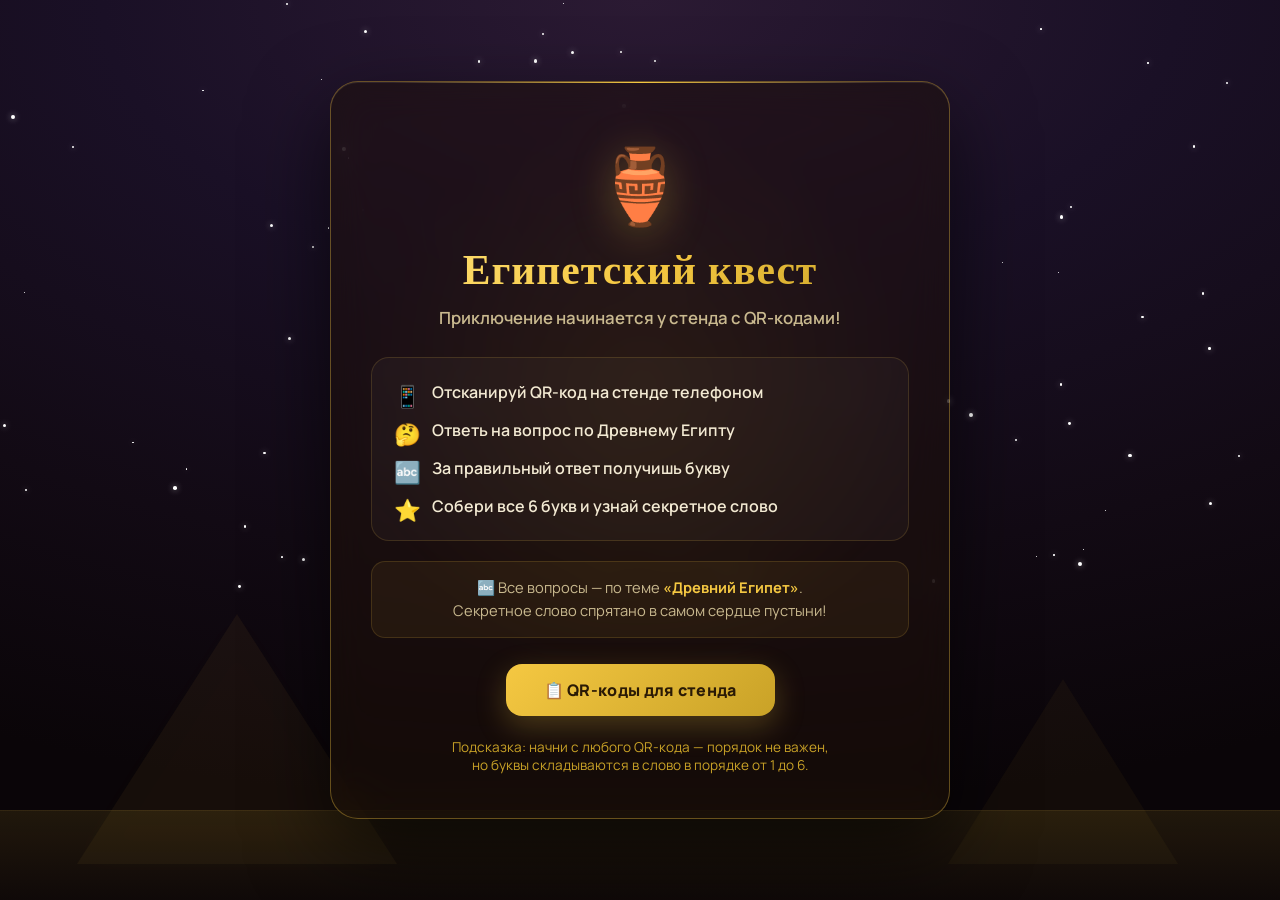
<file: index.html>
<!DOCTYPE html>
<html lang="ru">
<head>
<meta charset="UTF-8">
<meta name="viewport" content="width=device-width, initial-scale=1.0">
<title>Египетский квест 🏺</title>
<link rel="stylesheet" href="style.css">
</head>
<body data-page="index">

<div class="bg-layer">
    <div class="star-field"></div>
    <div class="pyramid-bg"></div>
    <div class="sand-ground"></div>
</div>

<div class="welcome-card">
    <div class="welcome-icon">🏺</div>
    <h1 class="welcome-title">Египетский квест</h1>
    <p class="welcome-subtitle">Приключение начинается у стенда с QR-кодами!</p>

    <ul class="steps-list">
        <li>Отсканируй QR-код на стенде телефоном</li>
        <li>Ответь на вопрос по Древнему Египту</li>
        <li>За правильный ответ получишь букву</li>
        <li>Собери все 6 букв и узнай секретное слово</li>
    </ul>

    <div class="welcome-note">
        🔤 Все вопросы — по теме <strong>«Древний Египет»</strong>.<br>
        Секретное слово спрятано в самом сердце пустыни!
    </div>

    <div style="margin-top:26px;">
        <a class="btn btn-gold" href="qr.html">📋 QR-коды для стенда</a>
    </div>

    <p style="margin-top:22px;font-size:0.85em;color:var(--gold-dark);">
        Подсказка: начни с любого QR-кода — порядок не важен,<br>
        но буквы складываются в слово в порядке от 1 до 6.
    </p>
</div>

<script src="quest.js"></script>
</body>
</html>
</file>
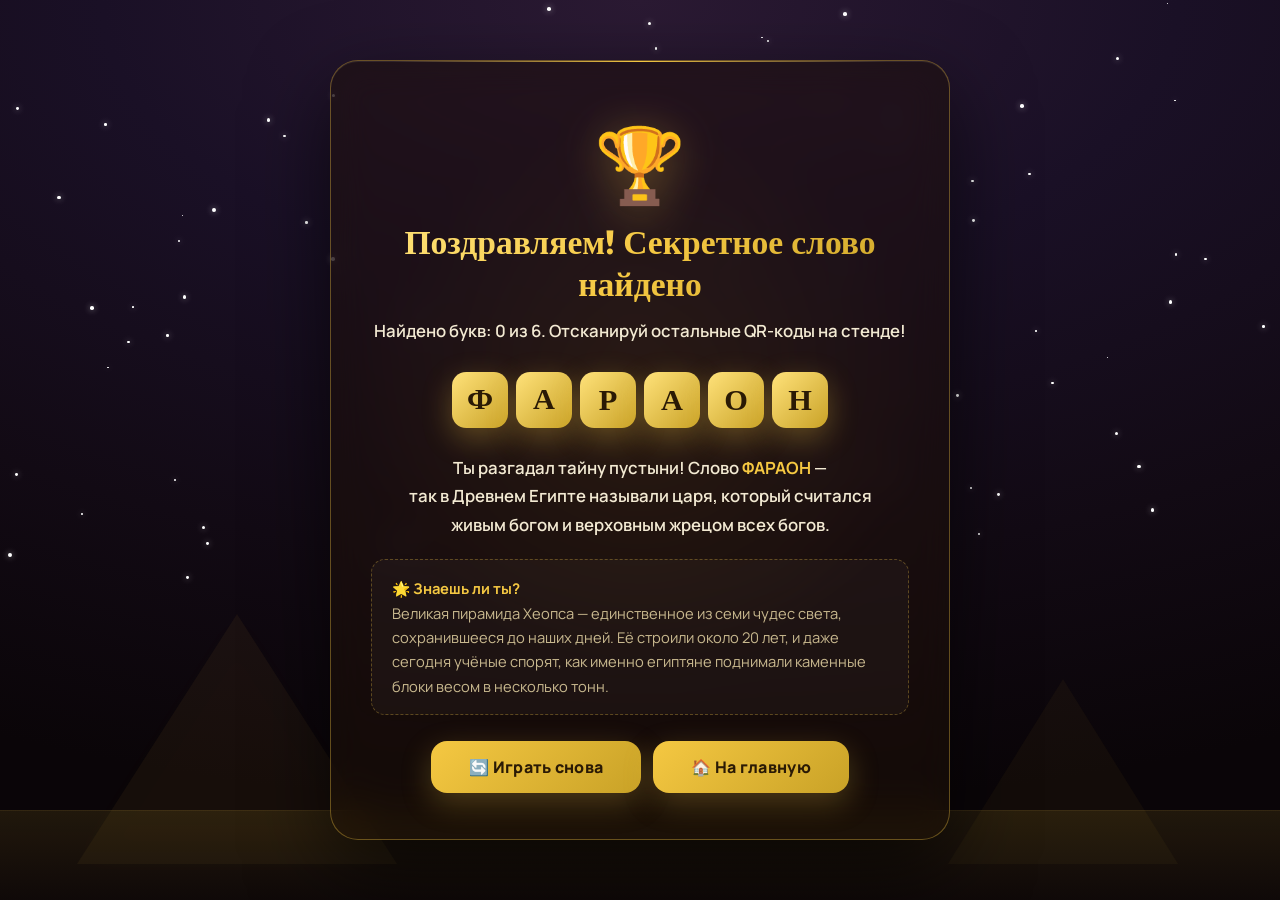
<file: final.html>
<!DOCTYPE html>
<html lang="ru">
<head>
<meta charset="UTF-8">
<meta name="viewport" content="width=device-width, initial-scale=1.0">
<title>Секретное слово найдено! 🏆</title>
<link rel="stylesheet" href="style.css">
</head>
<body data-page="final">

<div class="bg-layer">
    <div class="star-field"></div>
    <div class="pyramid-bg"></div>
    <div class="sand-ground"></div>
</div>

<div class="final-card">
    <div class="trophy">🏆</div>
    <h1 class="final-title">Поздравляем! Секретное слово найдено</h1>
    <p class="final-desc" id="solved-counter">Найдено букв: 6 из 6</p>

    <div class="final-word" id="final-word"></div>

    <div class="final-desc">
        Ты разгадал тайну пустыни! Слово <strong>ФАРАОН</strong> —<br>
        так в Древнем Египте называли царя, который считался<br>
        живым богом и верховным жрецом всех богов.
    </div>

    <div class="final-fact">
        <strong>🌟 Знаешь ли ты?</strong><br>
        Великая пирамида Хеопса — единственное из семи чудес света,
        сохранившееся до наших дней. Её строили около 20 лет, и даже
        сегодня учёные спорят, как именно египтяне поднимали
        каменные блоки весом в несколько тонн.
    </div>

    <div style="display:flex;gap:12px;justify-content:center;flex-wrap:wrap;">
        <button class="btn btn-gold" type="button" id="btn-restart">🔄 Играть снова</button>
        <a class="btn btn-gold" href="index.html">🏠 На главную</a>
    </div>
</div>

<script src="quest.js"></script>
</body>
</html>
</file>
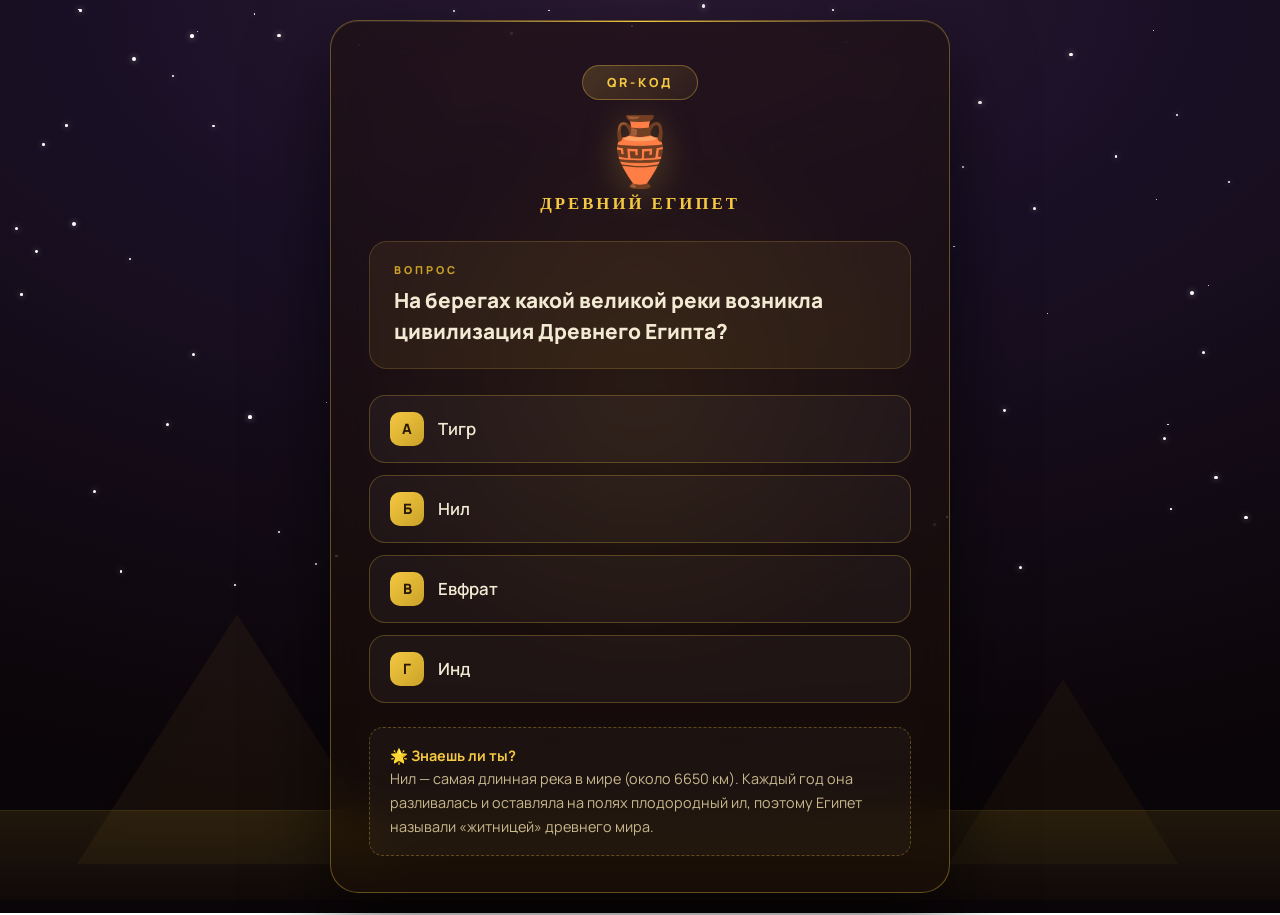
<file: q1.html>
<!DOCTYPE html>
<html lang="ru">
<head>
<meta charset="UTF-8">
<meta name="viewport" content="width=device-width, initial-scale=1.0">
<title>Египетский квест — вопрос</title>
<link rel="stylesheet" href="style.css">
</head>
<body data-page="question" data-step="1">

<div class="bg-layer">
    <div class="star-field"></div>
    <div class="pyramid-bg"></div>
    <div class="sand-ground"></div>
</div>

<div class="card">
    <div class="card-header">
        <div class="qr-badge" id="qr-badge">QR-код</div>
        <div class="card-icon" id="card-icon">🏺</div>
        <div class="card-title" id="card-title">Древний Египет</div>
    </div>

    <div class="question-box">
        <div class="question-label">Вопрос</div>
        <div class="question-text" id="question-text">Загружаем вопрос…</div>
    </div>

    <div class="answers" id="answers"></div>

    <div class="fact-box">
        <strong>🌟 Знаешь ли ты?</strong><br>
        <span id="fact-text"></span>
    </div>
</div>

<!-- Оверлей: правильный ответ -->
<div class="result-overlay" id="overlay-correct">
    <div class="result-card">
        <div class="result-icon-big">🌟</div>
        <div class="result-title">Верно!</div>
        <div class="result-desc">Ты нашёл букву секретного слова!</div>
        <div class="letter-reward" id="reward-letter">?</div>
        <div class="word-progress"></div>
        <div class="result-desc" style="font-size:0.9em;margin-bottom:16px;">
            Отлично! Ищи следующий QR-код на стенде 🏺
        </div>
        <button class="btn btn-gold" type="button" data-close-overlay>Продолжить</button>
    </div>
</div>

<!-- Оверлей: неверный ответ -->
<div class="result-overlay" id="overlay-wrong">
    <div class="result-card">
        <div class="result-icon-big">🤔</div>
        <div class="result-title wrong">Подумай ещё!</div>
        <div class="result-desc" id="hint-text"></div>
        <button class="btn btn-gold" type="button" data-close-overlay>Попробовать снова</button>
    </div>
</div>

<script src="quest.js"></script>
</body>
</html>
</file>
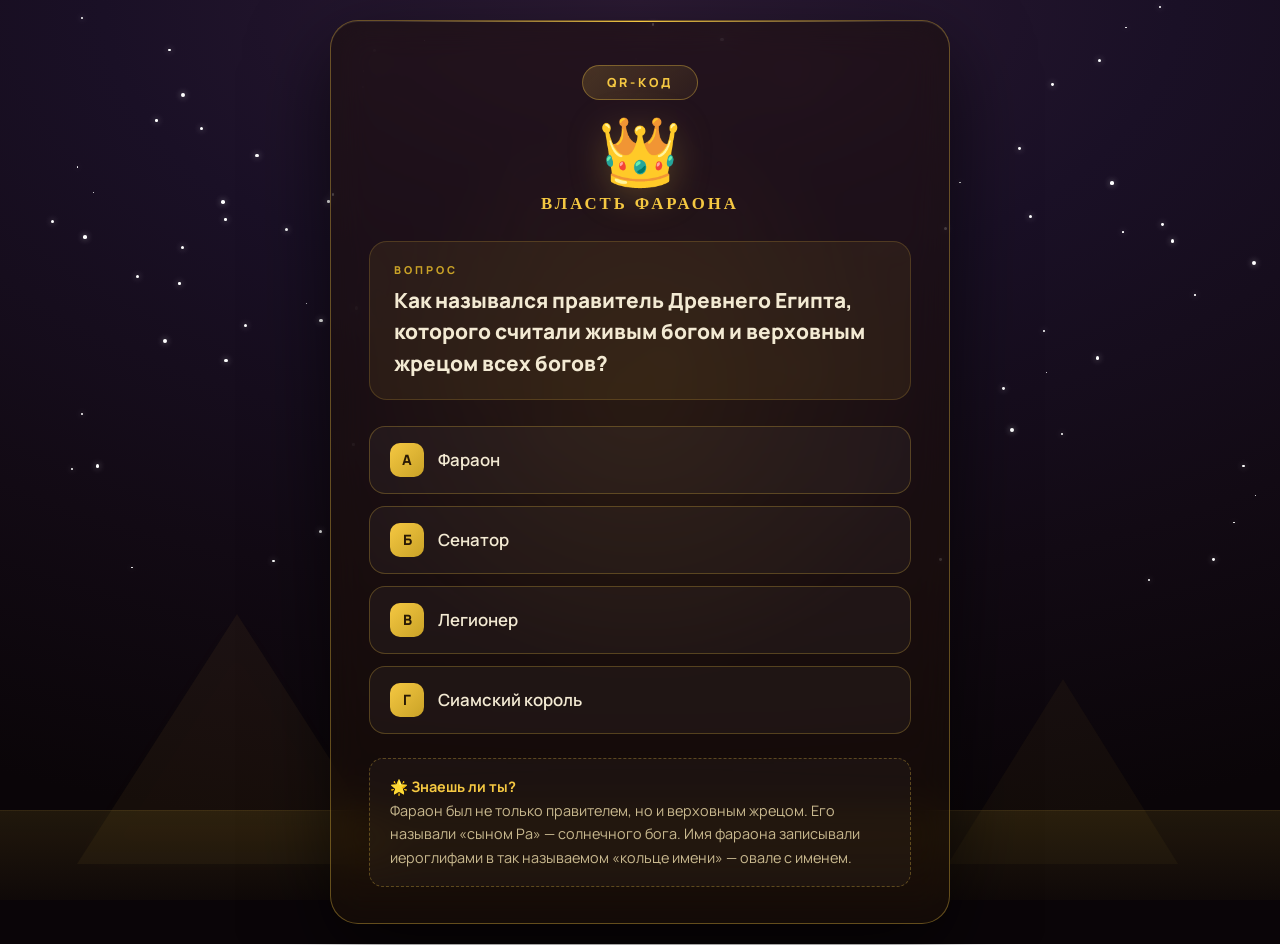
<file: q2.html>
<!DOCTYPE html>
<html lang="ru">
<head>
<meta charset="UTF-8">
<meta name="viewport" content="width=device-width, initial-scale=1.0">
<title>Египетский квест — вопрос</title>
<link rel="stylesheet" href="style.css">
</head>
<body data-page="question" data-step="2">

<div class="bg-layer">
    <div class="star-field"></div>
    <div class="pyramid-bg"></div>
    <div class="sand-ground"></div>
</div>

<div class="card">
    <div class="card-header">
        <div class="qr-badge" id="qr-badge">QR-код</div>
        <div class="card-icon" id="card-icon">🏺</div>
        <div class="card-title" id="card-title">Древний Египет</div>
    </div>

    <div class="question-box">
        <div class="question-label">Вопрос</div>
        <div class="question-text" id="question-text">Загружаем вопрос…</div>
    </div>

    <div class="answers" id="answers"></div>

    <div class="fact-box">
        <strong>🌟 Знаешь ли ты?</strong><br>
        <span id="fact-text"></span>
    </div>
</div>

<!-- Оверлей: правильный ответ -->
<div class="result-overlay" id="overlay-correct">
    <div class="result-card">
        <div class="result-icon-big">🌟</div>
        <div class="result-title">Верно!</div>
        <div class="result-desc">Ты нашёл букву секретного слова!</div>
        <div class="letter-reward" id="reward-letter">?</div>
        <div class="word-progress"></div>
        <div class="result-desc" style="font-size:0.9em;margin-bottom:16px;">
            Отлично! Ищи следующий QR-код на стенде 🏺
        </div>
        <button class="btn btn-gold" type="button" data-close-overlay>Продолжить</button>
    </div>
</div>

<!-- Оверлей: неверный ответ -->
<div class="result-overlay" id="overlay-wrong">
    <div class="result-card">
        <div class="result-icon-big">🤔</div>
        <div class="result-title wrong">Подумай ещё!</div>
        <div class="result-desc" id="hint-text"></div>
        <button class="btn btn-gold" type="button" data-close-overlay>Попробовать снова</button>
    </div>
</div>

<script src="quest.js"></script>
</body>
</html>
</file>
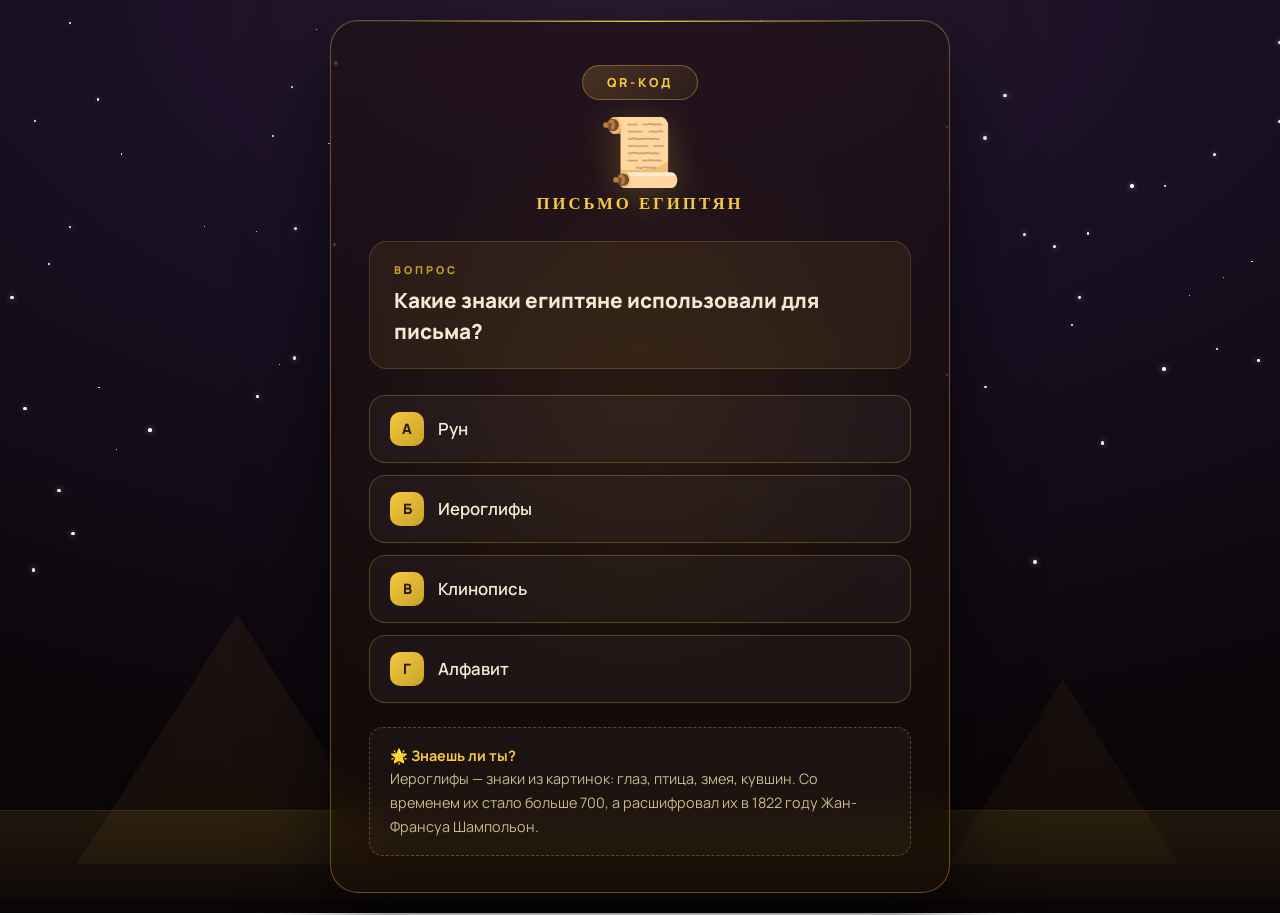
<file: q3.html>
<!DOCTYPE html>
<html lang="ru">
<head>
<meta charset="UTF-8">
<meta name="viewport" content="width=device-width, initial-scale=1.0">
<title>Египетский квест — вопрос</title>
<link rel="stylesheet" href="style.css">
</head>
<body data-page="question" data-step="3">

<div class="bg-layer">
    <div class="star-field"></div>
    <div class="pyramid-bg"></div>
    <div class="sand-ground"></div>
</div>

<div class="card">
    <div class="card-header">
        <div class="qr-badge" id="qr-badge">QR-код</div>
        <div class="card-icon" id="card-icon">🏺</div>
        <div class="card-title" id="card-title">Древний Египет</div>
    </div>

    <div class="question-box">
        <div class="question-label">Вопрос</div>
        <div class="question-text" id="question-text">Загружаем вопрос…</div>
    </div>

    <div class="answers" id="answers"></div>

    <div class="fact-box">
        <strong>🌟 Знаешь ли ты?</strong><br>
        <span id="fact-text"></span>
    </div>
</div>

<!-- Оверлей: правильный ответ -->
<div class="result-overlay" id="overlay-correct">
    <div class="result-card">
        <div class="result-icon-big">🌟</div>
        <div class="result-title">Верно!</div>
        <div class="result-desc">Ты нашёл букву секретного слова!</div>
        <div class="letter-reward" id="reward-letter">?</div>
        <div class="word-progress"></div>
        <div class="result-desc" style="font-size:0.9em;margin-bottom:16px;">
            Отлично! Ищи следующий QR-код на стенде 🏺
        </div>
        <button class="btn btn-gold" type="button" data-close-overlay>Продолжить</button>
    </div>
</div>

<!-- Оверлей: неверный ответ -->
<div class="result-overlay" id="overlay-wrong">
    <div class="result-card">
        <div class="result-icon-big">🤔</div>
        <div class="result-title wrong">Подумай ещё!</div>
        <div class="result-desc" id="hint-text"></div>
        <button class="btn btn-gold" type="button" data-close-overlay>Попробовать снова</button>
    </div>
</div>

<script src="quest.js"></script>
</body>
</html>
</file>
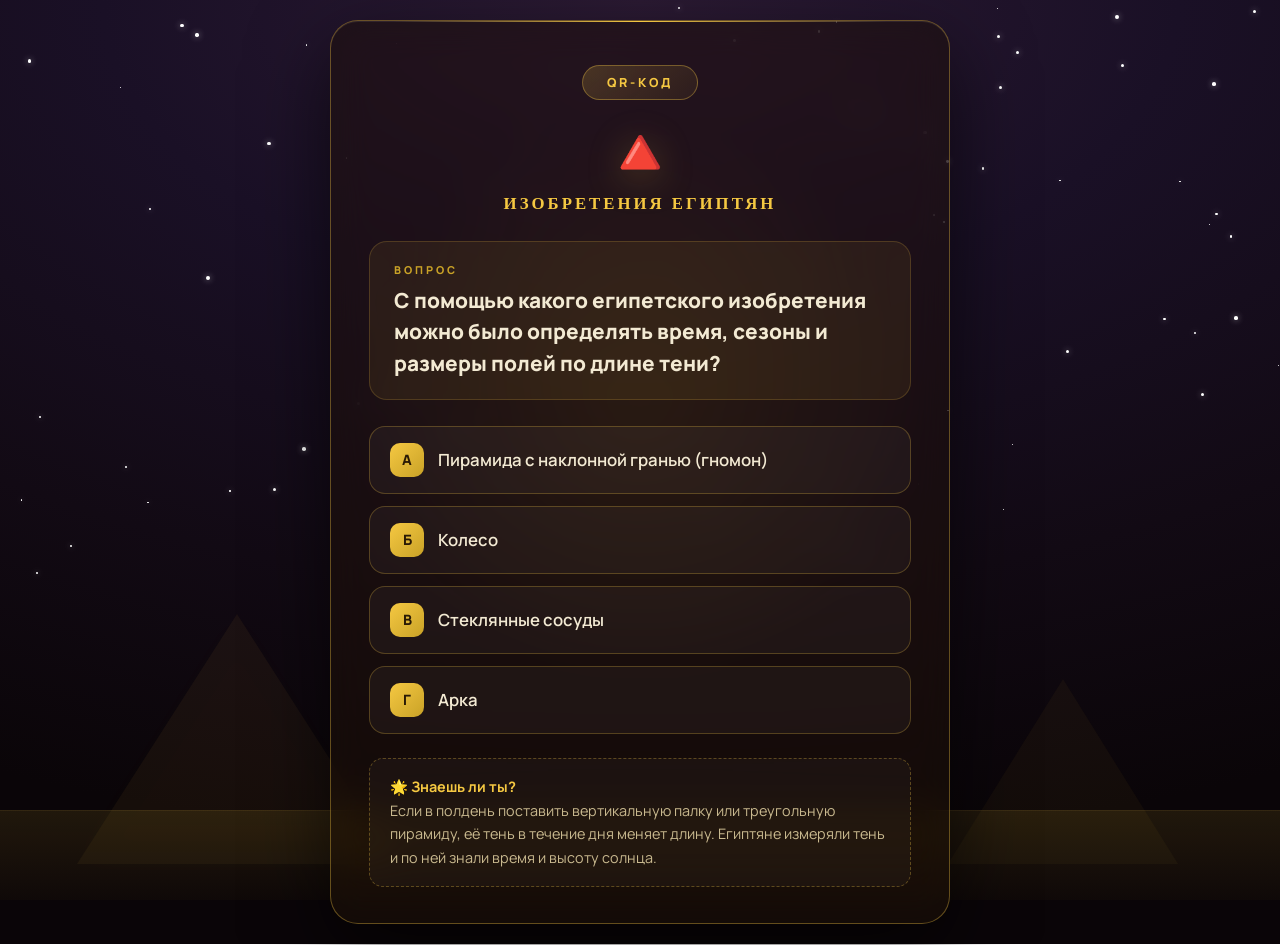
<file: q4.html>
<!DOCTYPE html>
<html lang="ru">
<head>
<meta charset="UTF-8">
<meta name="viewport" content="width=device-width, initial-scale=1.0">
<title>Египетский квест — вопрос</title>
<link rel="stylesheet" href="style.css">
</head>
<body data-page="question" data-step="4">

<div class="bg-layer">
    <div class="star-field"></div>
    <div class="pyramid-bg"></div>
    <div class="sand-ground"></div>
</div>

<div class="card">
    <div class="card-header">
        <div class="qr-badge" id="qr-badge">QR-код</div>
        <div class="card-icon" id="card-icon">🏺</div>
        <div class="card-title" id="card-title">Древний Египет</div>
    </div>

    <div class="question-box">
        <div class="question-label">Вопрос</div>
        <div class="question-text" id="question-text">Загружаем вопрос…</div>
    </div>

    <div class="answers" id="answers"></div>

    <div class="fact-box">
        <strong>🌟 Знаешь ли ты?</strong><br>
        <span id="fact-text"></span>
    </div>
</div>

<!-- Оверлей: правильный ответ -->
<div class="result-overlay" id="overlay-correct">
    <div class="result-card">
        <div class="result-icon-big">🌟</div>
        <div class="result-title">Верно!</div>
        <div class="result-desc">Ты нашёл букву секретного слова!</div>
        <div class="letter-reward" id="reward-letter">?</div>
        <div class="word-progress"></div>
        <div class="result-desc" style="font-size:0.9em;margin-bottom:16px;">
            Отлично! Ищи следующий QR-код на стенде 🏺
        </div>
        <button class="btn btn-gold" type="button" data-close-overlay>Продолжить</button>
    </div>
</div>

<!-- Оверлей: неверный ответ -->
<div class="result-overlay" id="overlay-wrong">
    <div class="result-card">
        <div class="result-icon-big">🤔</div>
        <div class="result-title wrong">Подумай ещё!</div>
        <div class="result-desc" id="hint-text"></div>
        <button class="btn btn-gold" type="button" data-close-overlay>Попробовать снова</button>
    </div>
</div>

<script src="quest.js"></script>
</body>
</html>
</file>
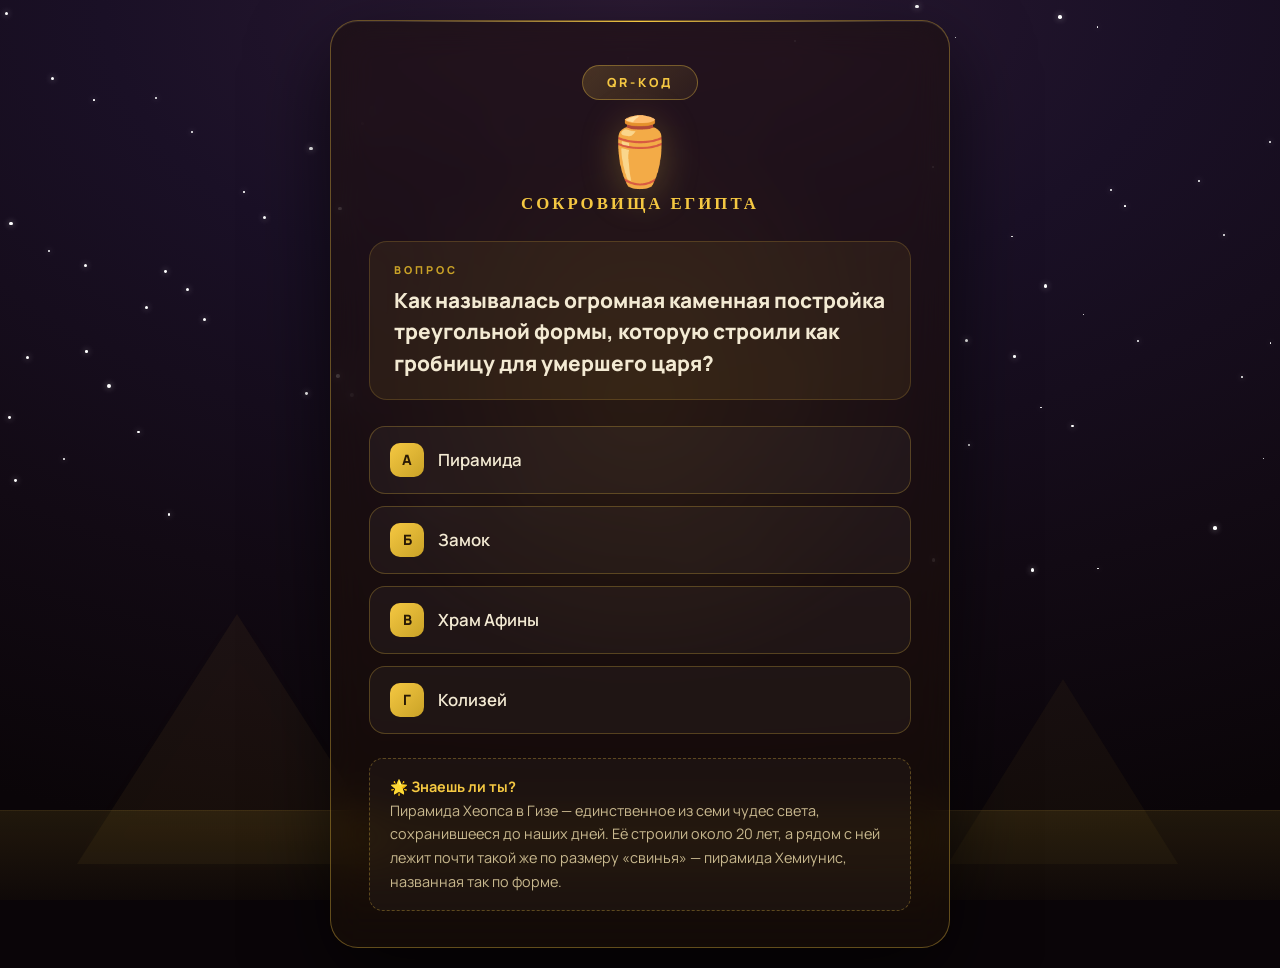
<file: q5.html>
<!DOCTYPE html>
<html lang="ru">
<head>
<meta charset="UTF-8">
<meta name="viewport" content="width=device-width, initial-scale=1.0">
<title>Египетский квест — вопрос</title>
<link rel="stylesheet" href="style.css">
</head>
<body data-page="question" data-step="5">

<div class="bg-layer">
    <div class="star-field"></div>
    <div class="pyramid-bg"></div>
    <div class="sand-ground"></div>
</div>

<div class="card">
    <div class="card-header">
        <div class="qr-badge" id="qr-badge">QR-код</div>
        <div class="card-icon" id="card-icon">🏺</div>
        <div class="card-title" id="card-title">Древний Египет</div>
    </div>

    <div class="question-box">
        <div class="question-label">Вопрос</div>
        <div class="question-text" id="question-text">Загружаем вопрос…</div>
    </div>

    <div class="answers" id="answers"></div>

    <div class="fact-box">
        <strong>🌟 Знаешь ли ты?</strong><br>
        <span id="fact-text"></span>
    </div>
</div>

<!-- Оверлей: правильный ответ -->
<div class="result-overlay" id="overlay-correct">
    <div class="result-card">
        <div class="result-icon-big">🌟</div>
        <div class="result-title">Верно!</div>
        <div class="result-desc">Ты нашёл букву секретного слова!</div>
        <div class="letter-reward" id="reward-letter">?</div>
        <div class="word-progress"></div>
        <div class="result-desc" style="font-size:0.9em;margin-bottom:16px;">
            Отлично! Ищи следующий QR-код на стенде 🏺
        </div>
        <button class="btn btn-gold" type="button" data-close-overlay>Продолжить</button>
    </div>
</div>

<!-- Оверлей: неверный ответ -->
<div class="result-overlay" id="overlay-wrong">
    <div class="result-card">
        <div class="result-icon-big">🤔</div>
        <div class="result-title wrong">Подумай ещё!</div>
        <div class="result-desc" id="hint-text"></div>
        <button class="btn btn-gold" type="button" data-close-overlay>Попробовать снова</button>
    </div>
</div>

<script src="quest.js"></script>
</body>
</html>
</file>
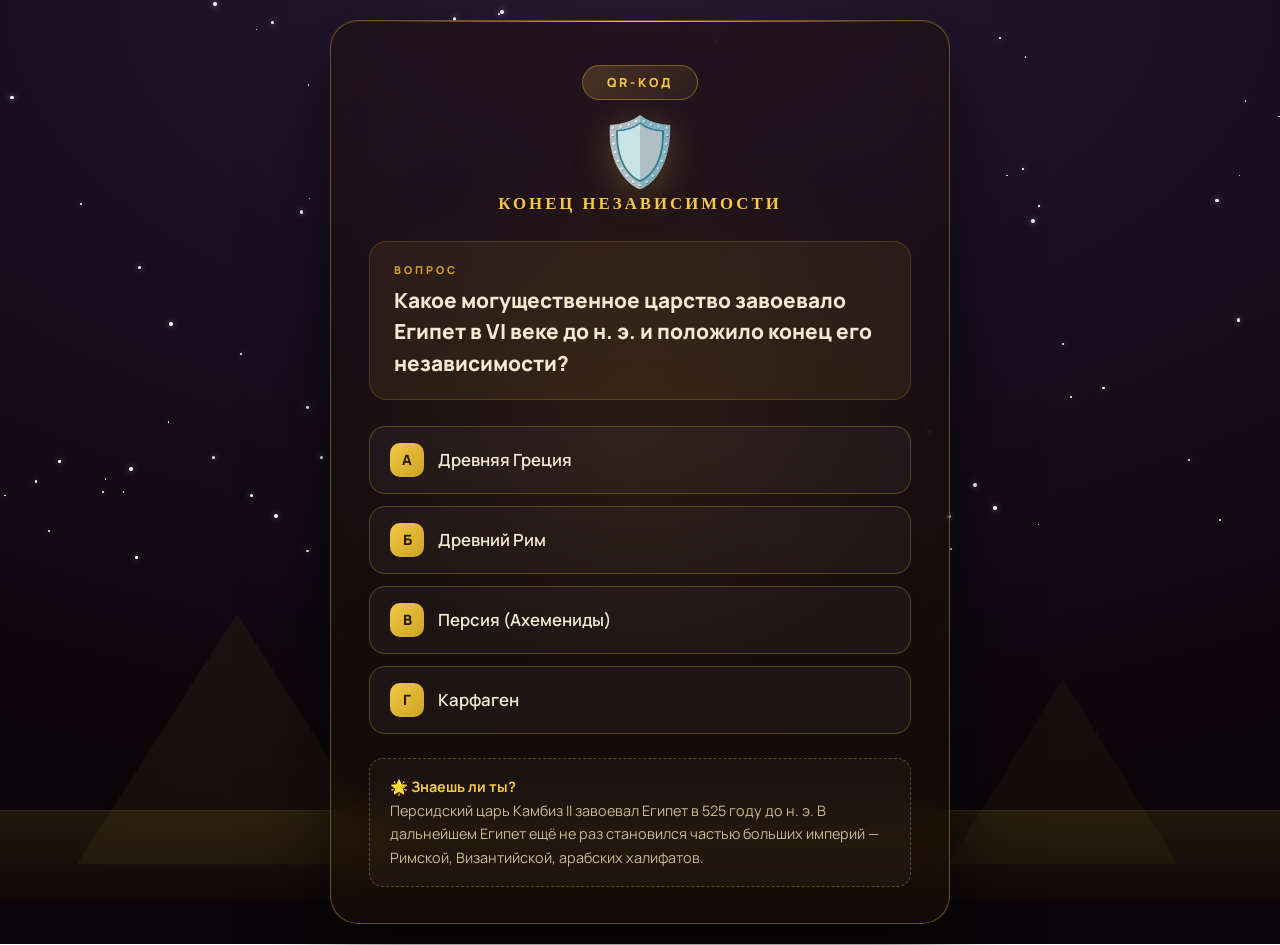
<file: q6.html>
<!DOCTYPE html>
<html lang="ru">
<head>
<meta charset="UTF-8">
<meta name="viewport" content="width=device-width, initial-scale=1.0">
<title>Египетский квест — вопрос</title>
<link rel="stylesheet" href="style.css">
</head>
<body data-page="question" data-step="6">

<div class="bg-layer">
    <div class="star-field"></div>
    <div class="pyramid-bg"></div>
    <div class="sand-ground"></div>
</div>

<div class="card">
    <div class="card-header">
        <div class="qr-badge" id="qr-badge">QR-код</div>
        <div class="card-icon" id="card-icon">🏺</div>
        <div class="card-title" id="card-title">Древний Египет</div>
    </div>

    <div class="question-box">
        <div class="question-label">Вопрос</div>
        <div class="question-text" id="question-text">Загружаем вопрос…</div>
    </div>

    <div class="answers" id="answers"></div>

    <div class="fact-box">
        <strong>🌟 Знаешь ли ты?</strong><br>
        <span id="fact-text"></span>
    </div>
</div>

<!-- Оверлей: правильный ответ -->
<div class="result-overlay" id="overlay-correct">
    <div class="result-card">
        <div class="result-icon-big">🌟</div>
        <div class="result-title">Верно!</div>
        <div class="result-desc">Ты нашёл букву секретного слова!</div>
        <div class="letter-reward" id="reward-letter">?</div>
        <div class="word-progress"></div>
        <div class="result-desc" style="font-size:0.9em;margin-bottom:16px;">
            Отлично! Ищи следующий QR-код на стенде 🏺
        </div>
        <button class="btn btn-gold" type="button" data-close-overlay>Продолжить</button>
    </div>
</div>

<!-- Оверлей: неверный ответ -->
<div class="result-overlay" id="overlay-wrong">
    <div class="result-card">
        <div class="result-icon-big">🤔</div>
        <div class="result-title wrong">Подумай ещё!</div>
        <div class="result-desc" id="hint-text"></div>
        <button class="btn btn-gold" type="button" data-close-overlay>Попробовать снова</button>
    </div>
</div>

<script src="quest.js"></script>
</body>
</html>
</file>
<file: style.css>
/* ============================================================
   ЕГИПЕТСКИЙ КВЕСТ — современный дизайн v2
   Тёмный глассморфизм + золото, тема Древнего Египта
   ============================================================ */

@import url('https://fonts.googleapis.com/css2?family=Cinzel:wght@700;900&family=Manrope:wght@400;600;800&display=swap');

* { margin: 0; padding: 0; box-sizing: border-box; }

:root {
    --gold: #f5c842;
    --gold-light: #ffe27a;
    --gold-dark: #c9a227;
    --sand: #e8d5a3;
    --text: #f3ead3;
    --text-dim: #c9b98f;
    --glass: rgba(28, 18, 8, 0.55);
    --glass-border: rgba(245, 200, 66, 0.35);
    --red: #ff6b5e;
    --radius: 28px;
}

html { scroll-behavior: smooth; }

body {
    font-family: 'Manrope', 'Segoe UI', sans-serif;
    min-height: 100vh;
    min-height: 100dvh;
    color: var(--text);
    background: radial-gradient(120% 90% at 50% 0%, #2b1a33 0%, #1a1026 35%, #120a14 70%, #0a0508 100%);
    display: flex;
    flex-direction: column;
    align-items: center;
    justify-content: center;
    overflow-x: hidden;
    position: relative;
    padding: 20px 16px;
}

/* Мягкое золотое свечение за карточкой */
body::before {
    content: '';
    position: fixed;
    width: 70vmin; height: 70vmin;
    left: 50%; top: 45%;
    transform: translate(-50%, -50%);
    background: radial-gradient(circle, rgba(245,200,66,0.14) 0%, transparent 65%);
    pointer-events: none;
    z-index: 1;
    animation: breathe 6s ease-in-out infinite;
}

@keyframes breathe {
    0%, 100% { opacity: 0.7; transform: translate(-50%,-50%) scale(1); }
    50%      { opacity: 1;   transform: translate(-50%,-50%) scale(1.12); }
}

/* ===== ФОН ===== */

.bg-layer {
    position: fixed; inset: 0;
    z-index: 0; pointer-events: none; overflow: hidden;
}

.star-field { position: absolute; inset: 0 0 35% 0; }

.star {
    position: absolute;
    background: #fff;
    border-radius: 50%;
    animation: twinkle var(--d, 3s) ease-in-out infinite;
    box-shadow: 0 0 6px rgba(255,255,255,0.6);
}

@keyframes twinkle {
    0%, 100% { opacity: 0.1; transform: scale(0.7); }
    50%      { opacity: 0.9; transform: scale(1.3); }
}

/* Пирамиды — тонкие светящиеся контуры */
.pyramid-bg { position: absolute; bottom: 4vh; width: 100%; height: 38vh; }

.pyramid-bg::before,
.pyramid-bg::after {
    content: '';
    position: absolute; bottom: 0;
    border-left: solid transparent;
    border-right: solid transparent;
}

.pyramid-bg::before {
    left: 6%;
    border-left-width: 160px;
    border-right-width: 160px;
    border-bottom: 250px solid rgba(245, 200, 66, 0.05);
    filter: drop-shadow(0 0 14px rgba(245,200,66,0.12));
}

.pyramid-bg::after {
    right: 8%;
    border-left-width: 115px;
    border-right-width: 115px;
    border-bottom: 185px solid rgba(245, 200, 66, 0.04);
}

.sand-ground {
    position: absolute; bottom: 0;
    width: 100%; height: 10vh;
    background: linear-gradient(180deg, rgba(201,162,39,0.12), rgba(201,162,39,0.03));
    border-top: 1px solid rgba(245,200,66,0.15);
}

.hieroglyph {
    position: absolute;
    color: var(--gold);
    opacity: 0;
    pointer-events: none;
    animation: floatUp var(--dur, 25s) linear infinite;
    text-shadow: 0 0 12px rgba(245,200,66,0.4);
}

@keyframes floatUp {
    0%   { transform: translateY(15vh) rotate(0deg); opacity: 0; }
    12%  { opacity: 0.18; }
    88%  { opacity: 0.18; }
    100% { transform: translateY(-110vh) rotate(300deg); opacity: 0; }
}

/* ===== КАРТОЧКА (глассморфизм) ===== */

.card, .welcome-card, .final-card, .qr-card {
    position: relative;
    z-index: 10;
    background: var(--glass);
    backdrop-filter: blur(18px) saturate(140%);
    -webkit-backdrop-filter: blur(18px) saturate(140%);
    border: 1px solid var(--glass-border);
    border-radius: var(--radius);
    width: 100%;
    box-shadow:
        0 30px 80px rgba(0, 0, 0, 0.6),
        inset 0 1px 0 rgba(255, 255, 255, 0.08);
    animation: cardIn 0.8s cubic-bezier(0.22, 1, 0.36, 1) both;
}

.card        { max-width: 620px; padding: 44px 38px 36px; }
.welcome-card{ max-width: 620px; padding: 52px 40px 44px; text-align: center; }
.final-card  { max-width: 620px; padding: 52px 40px 46px; text-align: center; }
.qr-card     { max-width: 920px; padding: 48px 36px 40px; text-align: center; }

/* Градиентная кромка сверху */
.card::before, .welcome-card::before, .final-card::before, .qr-card::before {
    content: '';
    position: absolute;
    top: 0; left: 10%; right: 10%;
    height: 1px;
    background: linear-gradient(90deg, transparent, var(--gold), transparent);
}

@keyframes cardIn {
    from { opacity: 0; transform: translateY(44px) scale(0.95); }
    to   { opacity: 1; transform: translateY(0)    scale(1); }
}

/* ===== ШАПКА ВОПРОСА ===== */

.card-header { text-align: center; margin-bottom: 26px; }

.qr-badge {
    display: inline-block;
    background: linear-gradient(135deg, rgba(245,200,66,0.18), rgba(245,200,66,0.06));
    border: 1px solid var(--glass-border);
    color: var(--gold);
    font-weight: 800;
    font-size: 0.78em;
    letter-spacing: 3px;
    padding: 8px 24px;
    border-radius: 50px;
    margin-bottom: 16px;
    text-transform: uppercase;
}

.card-icon {
    font-size: 4.2em;
    line-height: 1;
    animation: iconBob 3s ease-in-out infinite;
    filter: drop-shadow(0 6px 18px rgba(245,200,66,0.25));
}

@keyframes iconBob {
    0%, 100% { transform: translateY(0); }
    50%      { transform: translateY(-9px); }
}

.card-title {
    font-family: 'Cinzel', serif;
    font-size: 1.05em;
    color: var(--gold);
    margin-top: 10px;
    letter-spacing: 3px;
    text-transform: uppercase;
    font-weight: 700;
}

.question-box {
    background: rgba(245, 200, 66, 0.07);
    border: 1px solid rgba(245, 200, 66, 0.18);
    border-radius: 18px;
    padding: 20px 24px;
    margin-bottom: 26px;
}

.question-label {
    font-size: 0.68em;
    text-transform: uppercase;
    letter-spacing: 3px;
    color: var(--gold-dark);
    font-weight: 800;
    margin-bottom: 8px;
}

.question-text {
    font-size: clamp(1.1em, 2.5vw, 1.3em);
    color: var(--text);
    font-weight: 800;
    line-height: 1.5;
}

/* ===== ОТВЕТЫ ===== */

.answers { display: grid; gap: 12px; margin-bottom: 24px; }

.answer-btn {
    background: rgba(255, 255, 255, 0.04);
    border: 1px solid rgba(245, 200, 66, 0.25);
    border-radius: 16px;
    padding: 16px 20px;
    font-size: 1.05em;
    color: var(--text);
    font-weight: 600;
    cursor: pointer;
    text-align: left;
    transition: transform 0.2s ease, box-shadow 0.2s ease, background 0.2s ease, border-color 0.2s ease;
    display: flex;
    align-items: center;
    gap: 14px;
    font-family: 'Manrope', sans-serif;
    width: 100%;
}

.answer-btn:hover:not(:disabled) {
    transform: translateY(-2px);
    background: rgba(245, 200, 66, 0.12);
    border-color: var(--gold);
    box-shadow: 0 8px 28px rgba(245, 200, 66, 0.18);
}

.answer-btn:active:not(:disabled) { transform: translateY(0); }
.answer-btn:disabled { cursor: default; opacity: 0.6; }

.answer-letter {
    display: inline-flex;
    align-items: center;
    justify-content: center;
    width: 34px; height: 34px;
    background: linear-gradient(135deg, var(--gold), var(--gold-dark));
    color: #2a1a05;
    border-radius: 10px;
    font-size: 0.85em;
    font-weight: 800;
    flex-shrink: 0;
}

.fact-box {
    background: rgba(255, 255, 255, 0.03);
    border: 1px dashed rgba(245, 200, 66, 0.3);
    border-radius: 14px;
    padding: 16px 20px;
    font-size: 0.9em;
    color: var(--text-dim);
    line-height: 1.65;
}

.fact-box strong { color: var(--gold); }

/* ===== ОВЕРЛЕИ ===== */

.result-overlay {
    display: none;
    position: fixed; inset: 0;
    z-index: 100;
    background: rgba(8, 4, 2, 0.8);
    backdrop-filter: blur(8px);
    -webkit-backdrop-filter: blur(8px);
    justify-content: center;
    align-items: center;
    animation: fadeIn 0.3s ease;
    padding: 16px;
}

.result-overlay.show { display: flex; }

@keyframes fadeIn { from { opacity: 0; } to { opacity: 1; } }

.result-card {
    background: rgba(32, 22, 10, 0.92);
    backdrop-filter: blur(20px);
    border: 1px solid var(--glass-border);
    border-radius: 26px;
    padding: 44px 36px 38px;
    text-align: center;
    max-width: 440px;
    width: 100%;
    animation: popIn 0.5s cubic-bezier(0.22, 1, 0.36, 1) both;
    box-shadow: 0 24px 70px rgba(0, 0, 0, 0.7);
}

@keyframes popIn {
    from { transform: scale(0.7) translateY(20px); opacity: 0; }
    to   { transform: scale(1)   translateY(0);    opacity: 1; }
}

.result-icon-big {
    font-size: 4em;
    line-height: 1;
    margin-bottom: 12px;
    animation: iconBob 1.8s ease-in-out infinite;
}

.result-title {
    font-family: 'Cinzel', serif;
    font-size: 1.7em;
    color: var(--gold);
    font-weight: 900;
    margin-bottom: 10px;
    letter-spacing: 1px;
}

.result-title.wrong { color: var(--red); }

.result-desc {
    font-size: 0.98em;
    color: var(--text-dim);
    margin-bottom: 18px;
    line-height: 1.65;
}

.letter-reward {
    display: inline-block;
    font-family: 'Cinzel', serif;
    font-size: 4em;
    font-weight: 900;
    color: #2a1a05;
    background: linear-gradient(135deg, var(--gold-light), var(--gold-dark));
    width: 100px; height: 100px;
    line-height: 100px;
    border-radius: 24px;
    box-shadow: 0 12px 36px rgba(245, 200, 66, 0.4), inset 0 2px 0 rgba(255,255,255,0.5);
    margin: 10px 0 18px;
    animation: letterPop 0.6s 0.2s cubic-bezier(0.34, 1.56, 0.64, 1) both;
}

@keyframes letterPop {
    from { transform: scale(0) rotate(-18deg); }
    to   { transform: scale(1) rotate(0); }
}

.word-progress {
    display: flex;
    justify-content: center;
    gap: 7px;
    margin: 8px 0 22px;
    flex-wrap: wrap;
}

.word-cell {
    width: 44px; height: 46px;
    border: 1px solid rgba(245, 200, 66, 0.35);
    border-radius: 11px;
    display: flex;
    flex-direction: column;
    align-items: center;
    justify-content: center;
    gap: 1px;
    font-family: 'Cinzel', serif;
    font-size: 1.35em;
    font-weight: 900;
    color: var(--gold);
    background: rgba(255, 255, 255, 0.04);
    position: relative;
}

/* Маленький номер — показывает порядок буквы в слове, но не подсказывает её */
.word-cell-num {
    font-family: 'Manrope', sans-serif;
    font-size: 0.42em;
    font-weight: 800;
    opacity: 0.55;
    line-height: 1;
    letter-spacing: 0;
}

.word-cell-letter {
    line-height: 1;
}

/* Заполненная ячейка: номер становится тёмным */
.word-cell.filled .word-cell-num {
    opacity: 0.55;
    color: #2a1a05;
}

.word-cell.filled {
    background: linear-gradient(135deg, var(--gold), var(--gold-dark));
    color: #2a1a05;
    box-shadow: 0 5px 16px rgba(245, 200, 66, 0.3);
    animation: cellPop 0.4s cubic-bezier(0.34, 1.56, 0.64, 1) both;
}

@keyframes cellPop { from { transform: scale(0); } to { transform: scale(1); } }

/* ===== КНОПКИ ===== */

.btn {
    display: inline-block;
    padding: 15px 38px;
    font-size: 1em;
    font-weight: 800;
    border: none;
    border-radius: 16px;
    cursor: pointer;
    transition: transform 0.2s ease, box-shadow 0.2s ease;
    font-family: 'Manrope', sans-serif;
    text-decoration: none;
    text-align: center;
    letter-spacing: 0.3px;
}

.btn-gold {
    background: linear-gradient(135deg, var(--gold), var(--gold-dark));
    color: #2a1a05;
    box-shadow: 0 10px 30px rgba(245, 200, 66, 0.25);
}

.btn-gold:hover {
    transform: translateY(-3px);
    box-shadow: 0 14px 40px rgba(245, 200, 66, 0.4);
}

.btn-ghost {
    background: transparent;
    border: 1px solid var(--glass-border);
    color: var(--gold);
}

.btn-ghost:hover {
    background: rgba(245, 200, 66, 0.1);
    transform: translateY(-3px);
}

/* ===== СТАРТОВАЯ ===== */

.welcome-icon {
    font-size: 4.6em;
    animation: iconBob 3s ease-in-out infinite;
    margin-bottom: 14px;
    filter: drop-shadow(0 8px 22px rgba(245,200,66,0.3));
}

.welcome-title {
    font-family: 'Cinzel', serif;
    font-size: clamp(2em, 5vw, 2.6em);
    font-weight: 900;
    background: linear-gradient(135deg, var(--gold-light), var(--gold), var(--gold-dark));
    -webkit-background-clip: text;
    background-clip: text;
    -webkit-text-fill-color: transparent;
    margin-bottom: 10px;
    line-height: 1.15;
    letter-spacing: 1px;
}

.welcome-subtitle {
    font-size: 1.05em;
    color: var(--text-dim);
    margin-bottom: 28px;
    font-weight: 600;
}

.steps-list {
    text-align: left;
    background: rgba(255, 255, 255, 0.03);
    border: 1px solid rgba(245, 200, 66, 0.15);
    border-radius: 18px;
    padding: 22px 26px 22px 60px;
    margin: 20px 0;
    list-style: none;
}

.steps-list li {
    font-size: 1em;
    color: var(--text);
    margin-bottom: 14px;
    position: relative;
    line-height: 1.5;
    font-weight: 600;
}

.steps-list li:last-child { margin-bottom: 0; }

.steps-list li::before {
    position: absolute;
    left: -38px;
    font-size: 1.35em;
}

.steps-list li:nth-child(1)::before { content: '📱'; }
.steps-list li:nth-child(2)::before { content: '🤔'; }
.steps-list li:nth-child(3)::before { content: '🔤'; }
.steps-list li:nth-child(4)::before { content: '⭐'; }

.welcome-note {
    font-size: 0.92em;
    color: var(--text-dim);
    background: rgba(245, 200, 66, 0.06);
    border: 1px solid rgba(245, 200, 66, 0.15);
    border-radius: 14px;
    padding: 14px 18px;
    margin-top: 14px;
    line-height: 1.6;
}

.welcome-note strong { color: var(--gold); }

/* ===== ФИНАЛ ===== */

.trophy {
    font-size: 4.6em;
    animation: iconBob 2.2s ease-in-out infinite;
    margin-bottom: 10px;
    filter: drop-shadow(0 8px 24px rgba(245,200,66,0.35));
}

.final-title {
    font-family: 'Cinzel', serif;
    font-size: clamp(1.6em, 4.5vw, 2.1em);
    font-weight: 900;
    background: linear-gradient(135deg, var(--gold-light), var(--gold), var(--gold-dark));
    -webkit-background-clip: text;
    background-clip: text;
    -webkit-text-fill-color: transparent;
    margin-bottom: 10px;
    line-height: 1.25;
}

.final-word {
    display: flex;
    justify-content: center;
    gap: 8px;
    margin: 26px 0;
    flex-wrap: wrap;
}

.final-cell {
    width: 56px; height: 56px;
    border-radius: 14px;
    display: flex;
    align-items: center;
    justify-content: center;
    font-family: 'Cinzel', serif;
    font-size: 1.9em;
    font-weight: 900;
    color: #2a1a05;
    background: linear-gradient(135deg, var(--gold-light), var(--gold-dark));
    box-shadow: 0 10px 30px rgba(245, 200, 66, 0.3);
    animation: cellPop 0.5s cubic-bezier(0.34, 1.56, 0.64, 1) both;
    opacity: 0;
}

.final-cell.show { opacity: 1; }

.final-desc {
    font-size: 1.05em;
    color: var(--text);
    line-height: 1.7;
    margin-bottom: 20px;
    font-weight: 600;
}

.final-desc strong { color: var(--gold); }

.final-fact {
    background: rgba(255, 255, 255, 0.03);
    border: 1px dashed rgba(245, 200, 66, 0.3);
    border-radius: 14px;
    padding: 16px 20px;
    font-size: 0.92em;
    color: var(--text-dim);
    line-height: 1.65;
    margin-bottom: 26px;
    text-align: left;
}

.final-fact strong { color: var(--gold); }

/* ===== QR-СТРАНИЦА ===== */

.qr-grid {
    display: grid;
    grid-template-columns: repeat(auto-fit, minmax(190px, 1fr));
    gap: 18px;
    margin-top: 26px;
}

.qr-item {
    background: #fff;
    border-radius: 20px;
    padding: 18px 14px 14px;
    box-shadow: 0 10px 30px rgba(0, 0, 0, 0.35);
    transition: transform 0.2s ease;
}

.qr-item:hover { transform: translateY(-4px); }

.qr-item img {
    width: 100%;
    max-width: 170px;
    height: auto;
    display: block;
    margin: 0 auto 10px;
    border-radius: 10px;
}

.qr-item-title {
    font-family: 'Cinzel', serif;
    font-weight: 900;
    color: #3d2200;
    font-size: 1em;
}

/* Конфетти */
.confetti-piece {
    position: fixed;
    top: -20px;
    border-radius: 2px;
    animation: confettiFall linear forwards;
    z-index: 200;
    pointer-events: none;
}

@keyframes confettiFall {
    to { transform: translateY(110vh) rotate(720deg); opacity: 0; }
}

/* Плавное появление элементов с задержкой */
.fade-up {
    animation: fadeUp 0.7s ease both;
}

@keyframes fadeUp {
    from { opacity: 0; transform: translateY(16px); }
    to   { opacity: 1; transform: translateY(0); }
}

/* ===== АДАПТИВ ===== */

@media (max-width: 480px) {
    body { padding: 12px 10px; }
    .card { padding: 34px 20px 28px; }
    .welcome-card, .final-card, .qr-card { padding: 38px 20px 32px; }
    .answer-btn { font-size: 0.95em; padding: 14px 14px; }
    .result-card { padding: 34px 22px 30px; }
    .letter-reward { width: 84px; height: 84px; line-height: 84px; font-size: 3.4em; }
    .word-cell { width: 36px; height: 38px; font-size: 1.15em; }
    .final-cell { width: 46px; height: 46px; font-size: 1.5em; }
    .steps-list { padding-left: 50px; }
    .card-icon, .welcome-icon, .trophy { font-size: 3.6em; }
}

@media (max-width: 360px) {
    .word-progress { gap: 4px; }
    .word-cell { width: 32px; height: 34px; font-size: 1em; }
    .final-word { gap: 5px; }
    .final-cell { width: 40px; height: 40px; font-size: 1.3em; }
}

/* Скрытие внедряемых хостингом бейджей */
body > a[href*="vibedrop"],
[class*="vibedrop-badge"],
[id*="vibedrop-badge"] {
    display: none !important;
    visibility: hidden !important;
}

/* Уважение к reduce-motion */
@media (prefers-reduced-motion: reduce) {
    *, *::before, *::after {
        animation-duration: 0.01ms !important;
        animation-iteration-count: 1 !important;
        transition-duration: 0.01ms !important;
    }
}
</file>
